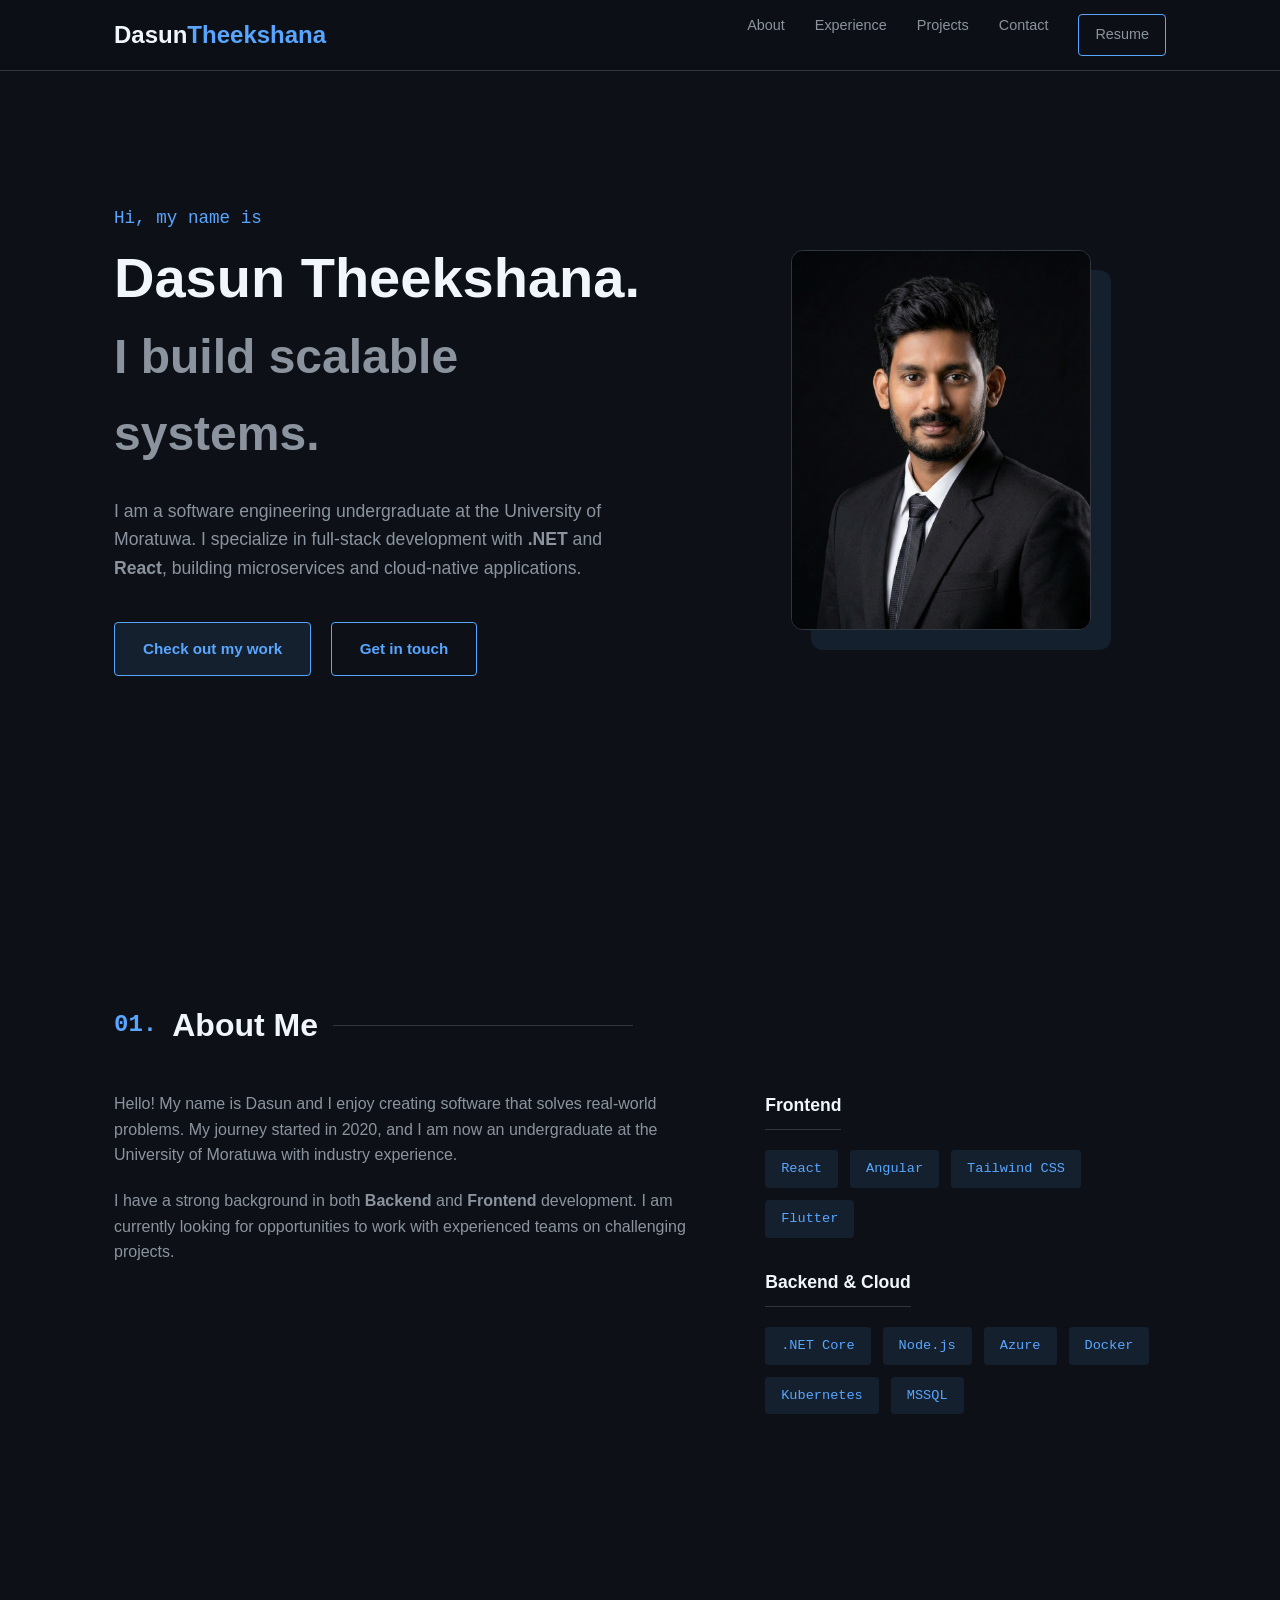
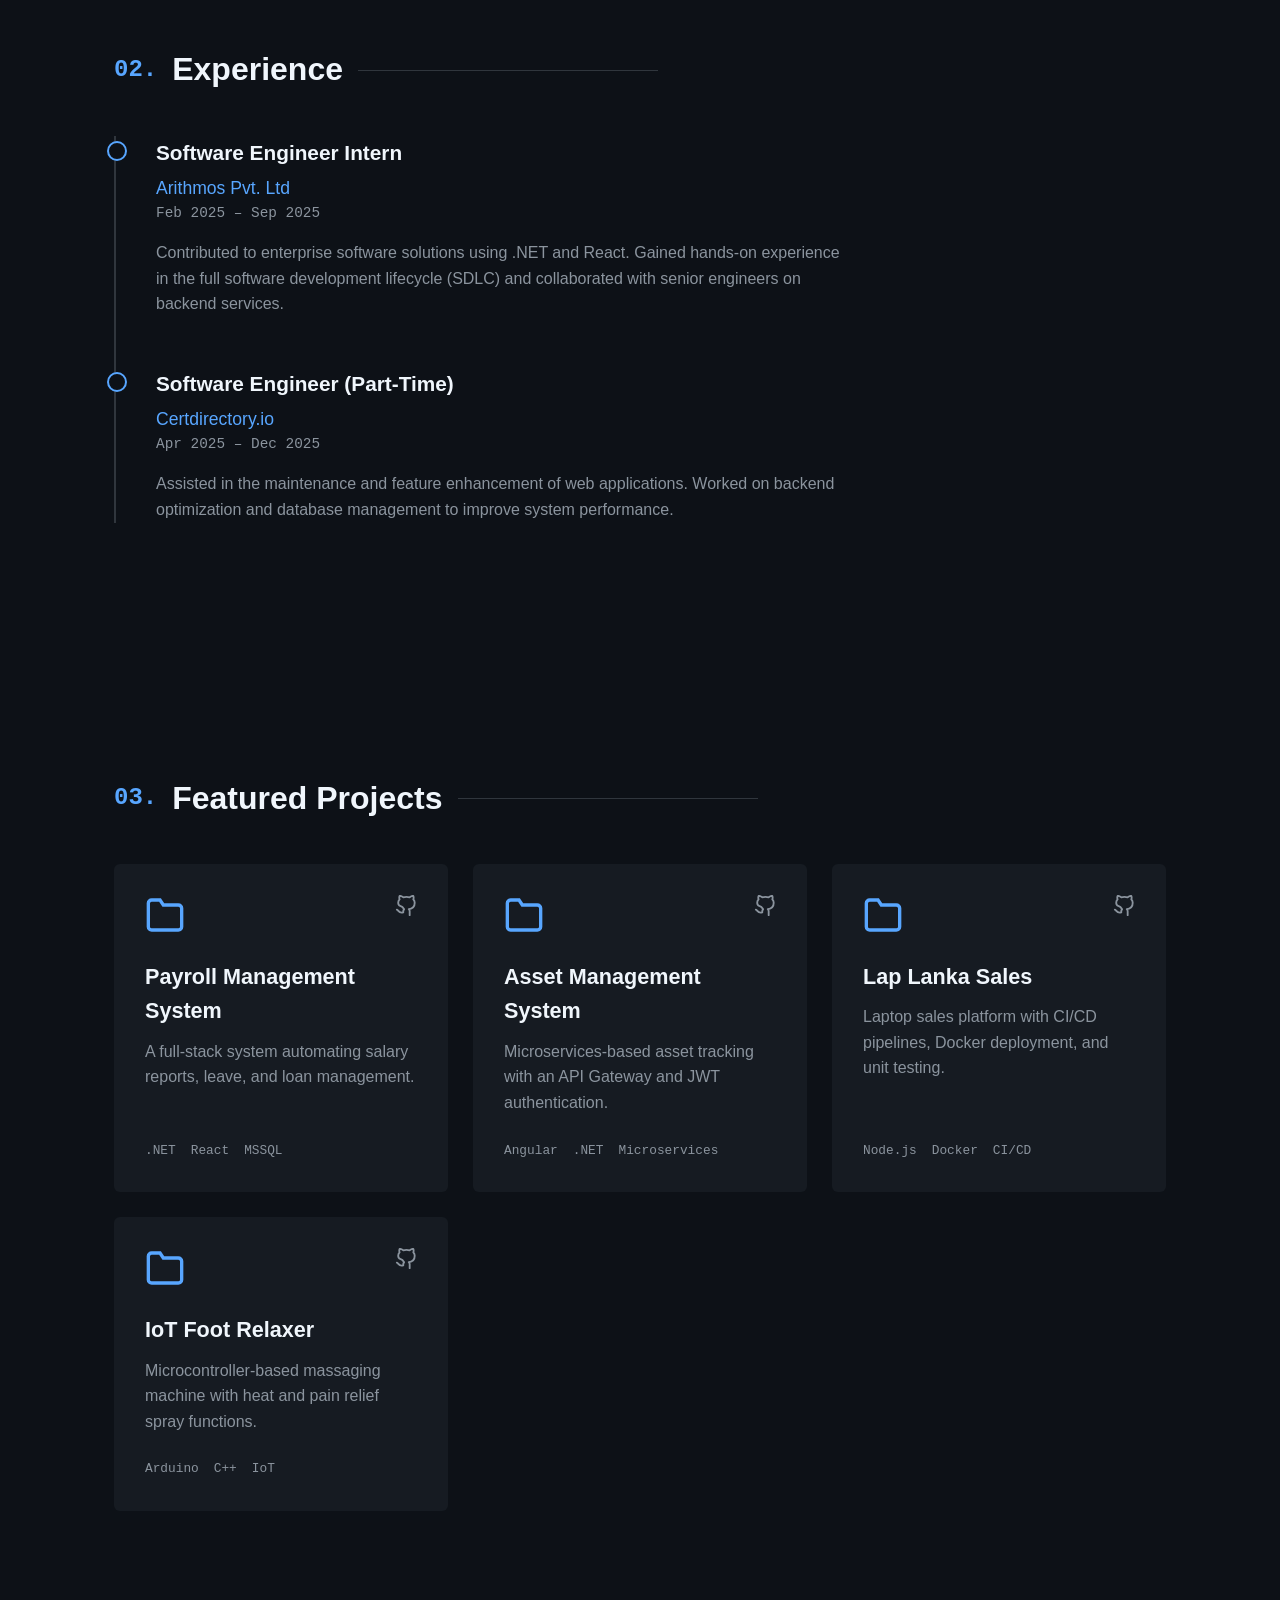
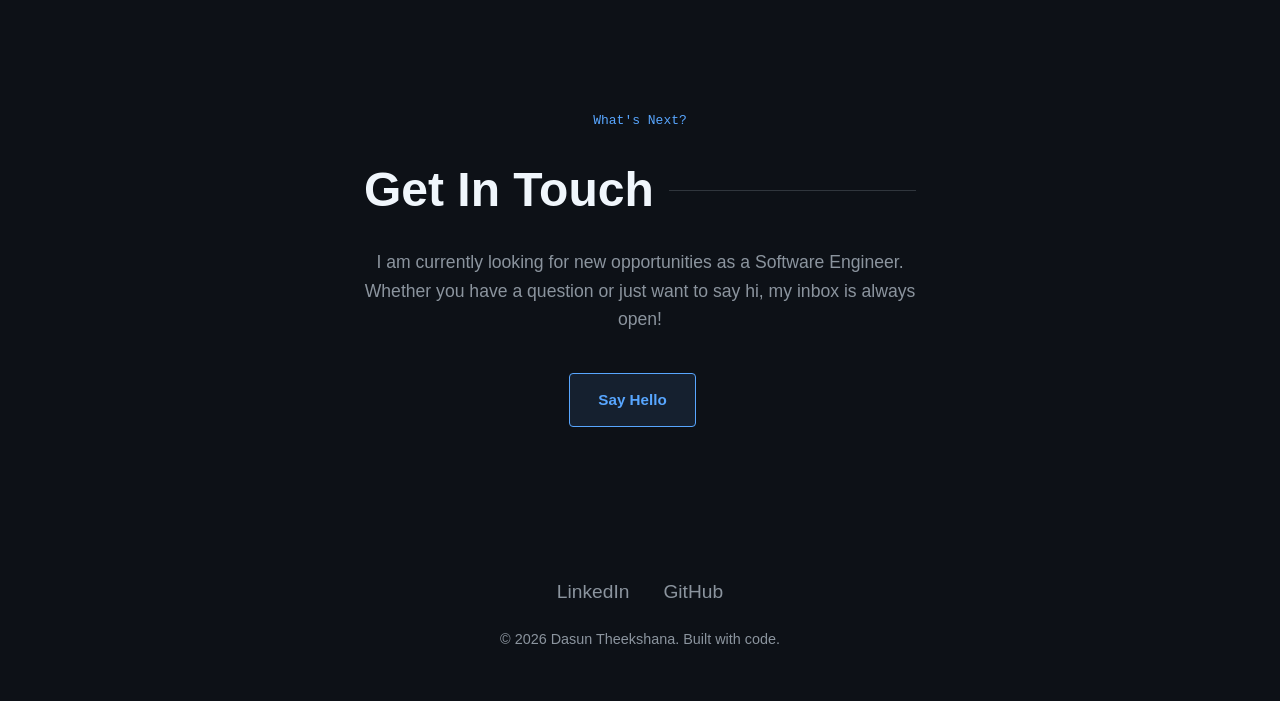
<file: index.html>
<!DOCTYPE html>
<html lang="en">
<head>
    <meta charset="UTF-8">
    <meta name="viewport" content="width=device-width, initial-scale=1.0">
    <title>Dasun Theekshana | Software Engineer</title>
    <style>
        /* --- 1. VARIABLES & RESET --- */
        :root {
            --bg-color: #0d1117;       /* Dark GitHub-like background */
            --card-bg: #161b22;        /* Slightly lighter card bg */
            --text-primary: #f0f6fc;   /* Almost white text */
            --text-secondary: #8b949e; /* Muted grey text */
            --accent: #58a6ff;         /* Professional Blue */
            --accent-glow: rgba(88, 166, 255, 0.15);
            --border: #30363d;
            --font-main: 'Segoe UI', Roboto, Helvetica, Arial, sans-serif;
            --transition: all 0.3s ease;
        }

        * { margin: 0; padding: 0; box-sizing: border-box; }
        
        html { scroll-behavior: smooth; }

        body {
            background-color: var(--bg-color);
            color: var(--text-primary);
            font-family: var(--font-main);
            line-height: 1.6;
            overflow-x: hidden;
        }

        a { text-decoration: none; color: inherit; transition: var(--transition); }
        ul { list-style: none; }

        /* --- 2. LAYOUT UTILITIES --- */
        .container {
            max-width: 1100px;
            margin: 0 auto;
            padding: 0 24px;
        }

        section { padding: 100px 0; }
        
        /* Section Headings */
        h2 { 
            font-size: 2rem; 
            margin-bottom: 40px; 
            display: flex; 
            align-items: center; 
            gap: 15px;
            color: var(--text-primary);
        }
        
        h2::after {
            content: "";
            display: block;
            height: 1px;
            background: var(--border);
            flex: 1;
            max-width: 300px;
        }

        h2 span { color: var(--accent); font-family: monospace; font-size: 1.5rem; }

        /* --- 3. NAVIGATION (Glassmorphism) --- */
        header {
            position: fixed;
            top: 0;
            width: 100%;
            background: rgba(13, 17, 23, 0.85); /* Semi-transparent */
            backdrop-filter: blur(12px);       /* Blur effect */
            z-index: 1000;
            border-bottom: 1px solid var(--border);
        }

        nav {
            display: flex;
            justify-content: space-between;
            align-items: center;
            height: 70px;
        }

        .logo { font-size: 1.5rem; font-weight: 700; color: var(--accent); }
        .logo span { color: var(--text-primary); }

        .nav-links { display: flex; gap: 30px; }
        .nav-links a { font-size: 0.9rem; color: var(--text-secondary); font-weight: 500; }
        .nav-links a:hover { color: var(--accent); }

        /* Mobile Menu Button */
        .menu-btn { display: none; cursor: pointer; font-size: 1.5rem; color: var(--text-primary); }

        /* --- 4. HERO SECTION --- */
        .hero {
            min-height: 100vh;
            display: flex;
            align-items: center;
            padding-top: 80px;
        }

        .hero-content {
            display: grid;
            grid-template-columns: 1.2fr 1fr; /* Text left, Image right */
            align-items: center;
            gap: 60px;
        }

        .hero-text span.greeting { color: var(--accent); font-family: monospace; font-size: 1.1rem; display: block; margin-bottom: 15px; }
        .hero-text h1 { font-size: 3.5rem; font-weight: 800; line-height: 1.1; margin-bottom: 10px; }
        .hero-text h2 { 
            font-size: 3rem; 
            font-weight: 700; 
            color: var(--text-secondary); 
            border: none; 
            margin-bottom: 25px;
            display: block; 
        }
        .hero-text h2::after { display: none; } 

        .hero-text p { 
            font-size: 1.1rem; 
            color: var(--text-secondary); 
            max-width: 500px; 
            margin-bottom: 40px; 
        }

        /* --- UPDATED IMAGE STYLE (Portrait Rectangle) --- */
        .profile-img-container {
            position: relative;
            display: flex;
            justify-content: center;
        }

        .profile-img {
            width: 300px;          
            height: 380px;         /* Taller for portrait */
            object-fit: cover;
            border-radius: 12px;   /* Rounded Rectangle */
            border: 1px solid var(--border);
            box-shadow: 20px 20px 0px rgba(88, 166, 255, 0.1); /* Offset shadow effect */
            transition: var(--transition);
        }
        
        .profile-img:hover {
            transform: translate(-5px, -5px);
            box-shadow: 25px 25px 0px rgba(88, 166, 255, 0.2);
        }

        /* Buttons */
        .btn {
            display: inline-block;
            padding: 14px 28px;
            background-color: transparent;
            color: var(--accent);
            border: 1px solid var(--accent);
            border-radius: 4px;
            font-weight: 600;
            margin-right: 15px;
            font-size: 0.95rem;
        }
        
        .btn-primary {
            background-color: rgba(88, 166, 255, 0.1); /* Subtle background */
        }
        
        .btn:hover { background-color: rgba(88, 166, 255, 0.2); transform: translateY(-2px); }

        /* --- 5. ABOUT & SKILLS --- */
        .about-grid {
            display: grid;
            grid-template-columns: 3fr 2fr;
            gap: 50px;
        }

        .skills-wrapper h3 { font-size: 1.1rem; margin-bottom: 20px; color: var(--text-primary); border-bottom: 1px solid var(--border); padding-bottom: 10px; display: inline-block;}
        .skills-list { display: flex; flex-wrap: wrap; gap: 12px; margin-bottom: 30px; }
        
        .skill-tag {
            background: rgba(88, 166, 255, 0.1);
            padding: 8px 16px;
            border-radius: 4px;
            font-size: 0.85rem;
            color: var(--accent);
            font-family: monospace;
        }

        /* --- 6. EXPERIENCE TIMELINE --- */
        .timeline {
            border-left: 2px solid var(--border);
            padding-left: 40px;
            position: relative;
        }

        .timeline-item { position: relative; margin-bottom: 50px; }
        
        /* The Dot */
        .timeline-item::before {
            content: "";
            position: absolute;
            left: -49px; /* Aligns dot on line */
            top: 5px;
            width: 16px;
            height: 16px;
            background: var(--bg-color);
            border: 2px solid var(--accent);
            border-radius: 50%;
        }

        .role { font-size: 1.3rem; font-weight: 600; color: var(--text-primary); margin-bottom: 5px; }
        .company { color: var(--accent); font-weight: 500; font-size: 1.1rem; }
        .date { font-size: 0.9rem; color: var(--text-secondary); margin-bottom: 15px; display: block; font-family: monospace; }
        .desc { font-size: 1rem; color: var(--text-secondary); max-width: 700px; }

        /* --- 7. PROJECTS GRID --- */
        .project-grid {
            display: grid;
            grid-template-columns: repeat(auto-fill, minmax(300px, 1fr));
            gap: 25px;
        }

        .project-card {
            background: var(--card-bg);
            padding: 30px;
            border-radius: 6px;
            transition: var(--transition);
            height: 100%;
            display: flex;
            flex-direction: column;
            border: 1px solid transparent;
        }

        .project-card:hover { 
            transform: translateY(-7px); 
            border-color: var(--accent);
            box-shadow: 0 10px 30px -15px rgba(2, 12, 27, 0.7);
        }

        .folder-icon { width: 40px; height: 40px; stroke: var(--accent); margin-bottom: 25px; }
        
        .project-header { display: flex; justify-content: space-between; align-items: start; }
        .project-links a { color: var(--text-secondary); margin-left: 15px; }
        .project-links a:hover { color: var(--accent); }

        .project-title { font-size: 1.35rem; font-weight: 700; margin-bottom: 10px; color: var(--text-primary); }
        .project-desc { font-size: 1rem; color: var(--text-secondary); margin-bottom: 25px; flex-grow: 1; }
        
        .project-tech { 
            font-size: 0.8rem; 
            font-family: monospace; 
            color: var(--text-secondary); 
            display: flex; 
            gap: 15px; 
            margin-top: auto; 
            flex-wrap: wrap;
        }

        /* --- 8. FOOTER --- */
        footer {
            text-align: center;
            padding: 50px 0;
            font-size: 0.9rem;
            color: var(--text-secondary);
        }
        
        .social-links { margin-bottom: 20px; }
        .social-links a { margin: 0 15px; font-size: 1.2rem; }
        .social-links a:hover { color: var(--accent); }

        /* --- 9. RESPONSIVE --- */
        @media (max-width: 768px) {
            .nav-links {
                display: none; 
                position: absolute;
                top: 70px;
                left: 0;
                width: 100%;
                background: var(--card-bg);
                flex-direction: column;
                padding: 30px;
                border-bottom: 1px solid var(--border);
                text-align: center;
            }
            .nav-links.active { display: flex; }
            .menu-btn { display: block; }
            
            .hero-content { grid-template-columns: 1fr; text-align: center; gap: 40px; }
            .hero-content { display: flex; flex-direction: column-reverse; } 
            
            .hero-text h1 { font-size: 2.5rem; }
            .hero-text h2 { font-size: 2rem; }
            .hero-text p { margin: 20px auto; }
            
            .about-grid { grid-template-columns: 1fr; }
            
            .profile-img { width: 260px; height: 320px; } /* Slightly smaller on mobile */
        }
    </style>
</head>
<body>

    <header>
        <div class="container">
            <nav>
                <a href="#" class="logo"><span>Dasun</span>Theekshana</a>
                <div class="menu-btn" onclick="toggleMenu()">&#9776;</div>
                <div class="nav-links" id="navLinks">
                    <a href="#about" onclick="toggleMenu()">About</a>
                    <a href="#experience" onclick="toggleMenu()">Experience</a>
                    <a href="#projects" onclick="toggleMenu()">Projects</a>
                    <a href="#contact" onclick="toggleMenu()">Contact</a>
                    <a href="Dasun Theekshana CV.pdf" target="_blank" class="btn" style="padding: 8px 16px; margin: 0;">Resume</a>
                </div>
            </nav>
        </div>
    </header>

    <section class="hero">
        <div class="container">
            <div class="hero-content">
                <div class="hero-text">
                    <span class="greeting">Hi, my name is</span>
                    <h1>Dasun Theekshana.</h1>
                    <h2>I build scalable systems.</h2>
                    <p>
                        I am a software engineering undergraduate at the University of Moratuwa. 
                        I specialize in full-stack development with <b>.NET</b> and <b>React</b>, 
                        building microservices and cloud-native applications.
                    </p>
                    <div>
                        <a href="#projects" class="btn btn-primary">Check out my work</a>
                        <a href="mailto:dasuntheekshan@gmail.com" class="btn">Get in touch</a>
                    </div>
                </div>
                <div class="profile-img-container">
                    <img src="profile.jpg" alt="Dasun Theekshana" class="profile-img">
                </div>
            </div>
        </div>
    </section>

    <section id="about">
        <div class="container">
            <h2><span>01.</span> About Me</h2>
            <div class="about-grid">
                <div class="about-text">
                    <p style="color: var(--text-secondary); margin-bottom: 20px;">
                        Hello! My name is Dasun and I enjoy creating software that solves real-world problems. 
                        My journey started in 2020, and I am now an undergraduate at the University of Moratuwa 
                        with industry experience.
                    </p>
                    <p style="color: var(--text-secondary);">
                        I have a strong background in both <b>Backend</b> and <b>Frontend</b> development. 
                        I am currently looking for opportunities to work with experienced teams on challenging projects.
                    </p>
                </div>
                <div class="skills-wrapper">
                    <h3>Frontend</h3>
                    <div class="skills-list">
                        <span class="skill-tag">React</span>
                        <span class="skill-tag">Angular</span>
                        <span class="skill-tag">Tailwind CSS</span>
                        <span class="skill-tag">Flutter</span>
                    </div>
                    <h3>Backend & Cloud</h3>
                    <div class="skills-list">
                        <span class="skill-tag">.NET Core</span>
                        <span class="skill-tag">Node.js</span>
                        <span class="skill-tag">Azure</span>
                        <span class="skill-tag">Docker</span>
                        <span class="skill-tag">Kubernetes</span>
                        <span class="skill-tag">MSSQL</span>
                    </div>
                </div>
            </div>
        </div>
    </section>

    <section id="experience">
        <div class="container">
            <h2><span>02.</span> Experience</h2>
            <div class="timeline">
                
                <div class="timeline-item">
                    <div class="role">Software Engineer Intern</div>
                    <div class="company">Arithmos Pvt. Ltd</div>
                    <span class="date">Feb 2025 – Sep 2025</span>
                    <p class="desc">
                        Contributed to enterprise software solutions using .NET and React. 
                        Gained hands-on experience in the full software development lifecycle (SDLC) 
                        and collaborated with senior engineers on backend services.
                    </p>
                </div>

                <div class="timeline-item">
                    <div class="role">Software Engineer (Part-Time)</div>
                    <div class="company">Certdirectory.io</div>
                    <span class="date">Apr 2025 – Dec 2025</span>
                    <p class="desc">
                        Assisted in the maintenance and feature enhancement of web applications. 
                        Worked on backend optimization and database management to improve system performance.
                    </p>
                </div>

            </div>
        </div>
    </section>

    <section id="projects">
        <div class="container">
            <h2><span>03.</span> Featured Projects</h2>
            <div class="project-grid">

                <div class="project-card">
                    <div class="project-header">
                        <svg class="folder-icon" viewBox="0 0 24 24" fill="none" stroke="currentColor" stroke-width="2"><path d="M22 19a2 2 0 0 1-2 2H4a2 2 0 0 1-2-2V5a2 2 0 0 1 2-2h5l2 3h9a2 2 0 0 1 2 2z"></path></svg>
                        <div class="project-links">
                            <a href="https://github.com/DTA-Wijesekara/payrallbackend" target="_blank" title="GitHub"><svg style="width: 22px;" viewBox="0 0 24 24" fill="none" stroke="currentColor" stroke-width="2" stroke-linecap="round" stroke-linejoin="round"><path d="M9 19c-5 1.5-5-2.5-7-3m14 6v-3.87a3.37 3.37 0 0 0-.94-2.61c3.14-.35 6.44-1.54 6.44-7A5.44 5.44 0 0 0 20 4.77 5.07 5.07 0 0 0 19.91 1S18.73.65 16 2.48a13.38 13.38 0 0 0-7 0C6.27.65 5.09 1 5.09 1A5.07 5.07 0 0 0 5 4.77a5.44 5.44 0 0 0-1.5 3.78c0 5.42 3.3 1.19 6.44 7a3.37 3.37 0 0 0-.94 2.58v.87"></path></svg></a>
                        </div>
                    </div>
                    <div class="project-title">Payroll Management System</div>
                    <p class="project-desc">
                        A full-stack system automating salary reports, leave, and loan management.
                    </p>
                    <div class="project-tech">
                        <span>.NET</span><span>React</span><span>MSSQL</span>
                    </div>
                </div>

                <div class="project-card">
                    <div class="project-header">
                        <svg class="folder-icon" viewBox="0 0 24 24" fill="none" stroke="currentColor" stroke-width="2"><path d="M22 19a2 2 0 0 1-2 2H4a2 2 0 0 1-2-2V5a2 2 0 0 1 2-2h5l2 3h9a2 2 0 0 1 2 2z"></path></svg>
                        <div class="project-links">
                            <a href="https://github.com/orgs/ProgEmpowers" target="_blank"><svg style="width: 22px;" viewBox="0 0 24 24" fill="none" stroke="currentColor" stroke-width="2" stroke-linecap="round" stroke-linejoin="round"><path d="M9 19c-5 1.5-5-2.5-7-3m14 6v-3.87a3.37 3.37 0 0 0-.94-2.61c3.14-.35 6.44-1.54 6.44-7A5.44 5.44 0 0 0 20 4.77 5.07 5.07 0 0 0 19.91 1S18.73.65 16 2.48a13.38 13.38 0 0 0-7 0C6.27.65 5.09 1 5.09 1A5.07 5.07 0 0 0 5 4.77a5.44 5.44 0 0 0-1.5 3.78c0 5.42 3.3 1.19 6.44 7a3.37 3.37 0 0 0-.94 2.58v.87"></path></svg></a>
                        </div>
                    </div>
                    <div class="project-title">Asset Management System</div>
                    <p class="project-desc">
                        Microservices-based asset tracking with an API Gateway and JWT authentication.
                    </p>
                    <div class="project-tech">
                        <span>Angular</span><span>.NET</span><span>Microservices</span>
                    </div>
                </div>

                <div class="project-card">
                    <div class="project-header">
                        <svg class="folder-icon" viewBox="0 0 24 24" fill="none" stroke="currentColor" stroke-width="2"><path d="M22 19a2 2 0 0 1-2 2H4a2 2 0 0 1-2-2V5a2 2 0 0 1 2-2h5l2 3h9a2 2 0 0 1 2 2z"></path></svg>
                        <div class="project-links">
                            <a href="https://github.com/orgs/Codimates/repositories" target="_blank"><svg style="width: 22px;" viewBox="0 0 24 24" fill="none" stroke="currentColor" stroke-width="2" stroke-linecap="round" stroke-linejoin="round"><path d="M9 19c-5 1.5-5-2.5-7-3m14 6v-3.87a3.37 3.37 0 0 0-.94-2.61c3.14-.35 6.44-1.54 6.44-7A5.44 5.44 0 0 0 20 4.77 5.07 5.07 0 0 0 19.91 1S18.73.65 16 2.48a13.38 13.38 0 0 0-7 0C6.27.65 5.09 1 5.09 1A5.07 5.07 0 0 0 5 4.77a5.44 5.44 0 0 0-1.5 3.78c0 5.42 3.3 1.19 6.44 7a3.37 3.37 0 0 0-.94 2.58v.87"></path></svg></a>
                        </div>
                    </div>
                    <div class="project-title">Lap Lanka Sales</div>
                    <p class="project-desc">
                        Laptop sales platform with CI/CD pipelines, Docker deployment, and unit testing.
                    </p>
                    <div class="project-tech">
                        <span>Node.js</span><span>Docker</span><span>CI/CD</span>
                    </div>
                </div>
                
                 <div class="project-card">
                    <div class="project-header">
                        <svg class="folder-icon" viewBox="0 0 24 24" fill="none" stroke="currentColor" stroke-width="2"><path d="M22 19a2 2 0 0 1-2 2H4a2 2 0 0 1-2-2V5a2 2 0 0 1 2-2h5l2 3h9a2 2 0 0 1 2 2z"></path></svg>
                        <div class="project-links">
                            <a href="https://github.com/DTA-Wijesekara/Foot-relaxing-machine" target="_blank"><svg style="width: 22px;" viewBox="0 0 24 24" fill="none" stroke="currentColor" stroke-width="2" stroke-linecap="round" stroke-linejoin="round"><path d="M9 19c-5 1.5-5-2.5-7-3m14 6v-3.87a3.37 3.37 0 0 0-.94-2.61c3.14-.35 6.44-1.54 6.44-7A5.44 5.44 0 0 0 20 4.77 5.07 5.07 0 0 0 19.91 1S18.73.65 16 2.48a13.38 13.38 0 0 0-7 0C6.27.65 5.09 1 5.09 1A5.07 5.07 0 0 0 5 4.77a5.44 5.44 0 0 0-1.5 3.78c0 5.42 3.3 1.19 6.44 7a3.37 3.37 0 0 0-.94 2.58v.87"></path></svg></a>
                        </div>
                    </div>
                    <div class="project-title">IoT Foot Relaxer</div>
                    <p class="project-desc">
                        Microcontroller-based massaging machine with heat and pain relief spray functions.
                    </p>
                    <div class="project-tech">
                        <span>Arduino</span><span>C++</span><span>IoT</span>
                    </div>
                </div>

            </div>
        </div>
    </section>

    <section id="contact" style="text-align: center; max-width: 600px; margin: 0 auto;">
        <div class="container">
            <p style="color: var(--accent); margin-bottom: 20px; font-family: monospace;">What's Next?</p>
            <h2 style="justify-content: center; border: none; font-size: 3rem; margin-bottom: 20px;">Get In Touch</h2>
            <p style="color: var(--text-secondary); margin-bottom: 40px; font-size: 1.1rem;">
                I am currently looking for new opportunities as a Software Engineer. 
                Whether you have a question or just want to say hi, my inbox is always open!
            </p>
            <a href="mailto:dasuntheekshan@gmail.com" class="btn btn-primary">Say Hello</a>
        </div>
    </section>

    <footer>
        <div class="container">
            <div class="social-links">
                <a href="https://linkedin.com/in/dasuntheek" target="_blank" title="LinkedIn">LinkedIn</a>
                <a href="https://github.com/DTA-Wijesekara" target="_blank" title="GitHub">GitHub</a>
            </div>
            <p>&copy; 2026 Dasun Theekshana. Built with code.</p>
        </div>
    </footer>

    <script>
        function toggleMenu() {
            const nav = document.getElementById('navLinks');
            nav.classList.toggle('active');
        }
    </script>
</body>
</html>
</file>
